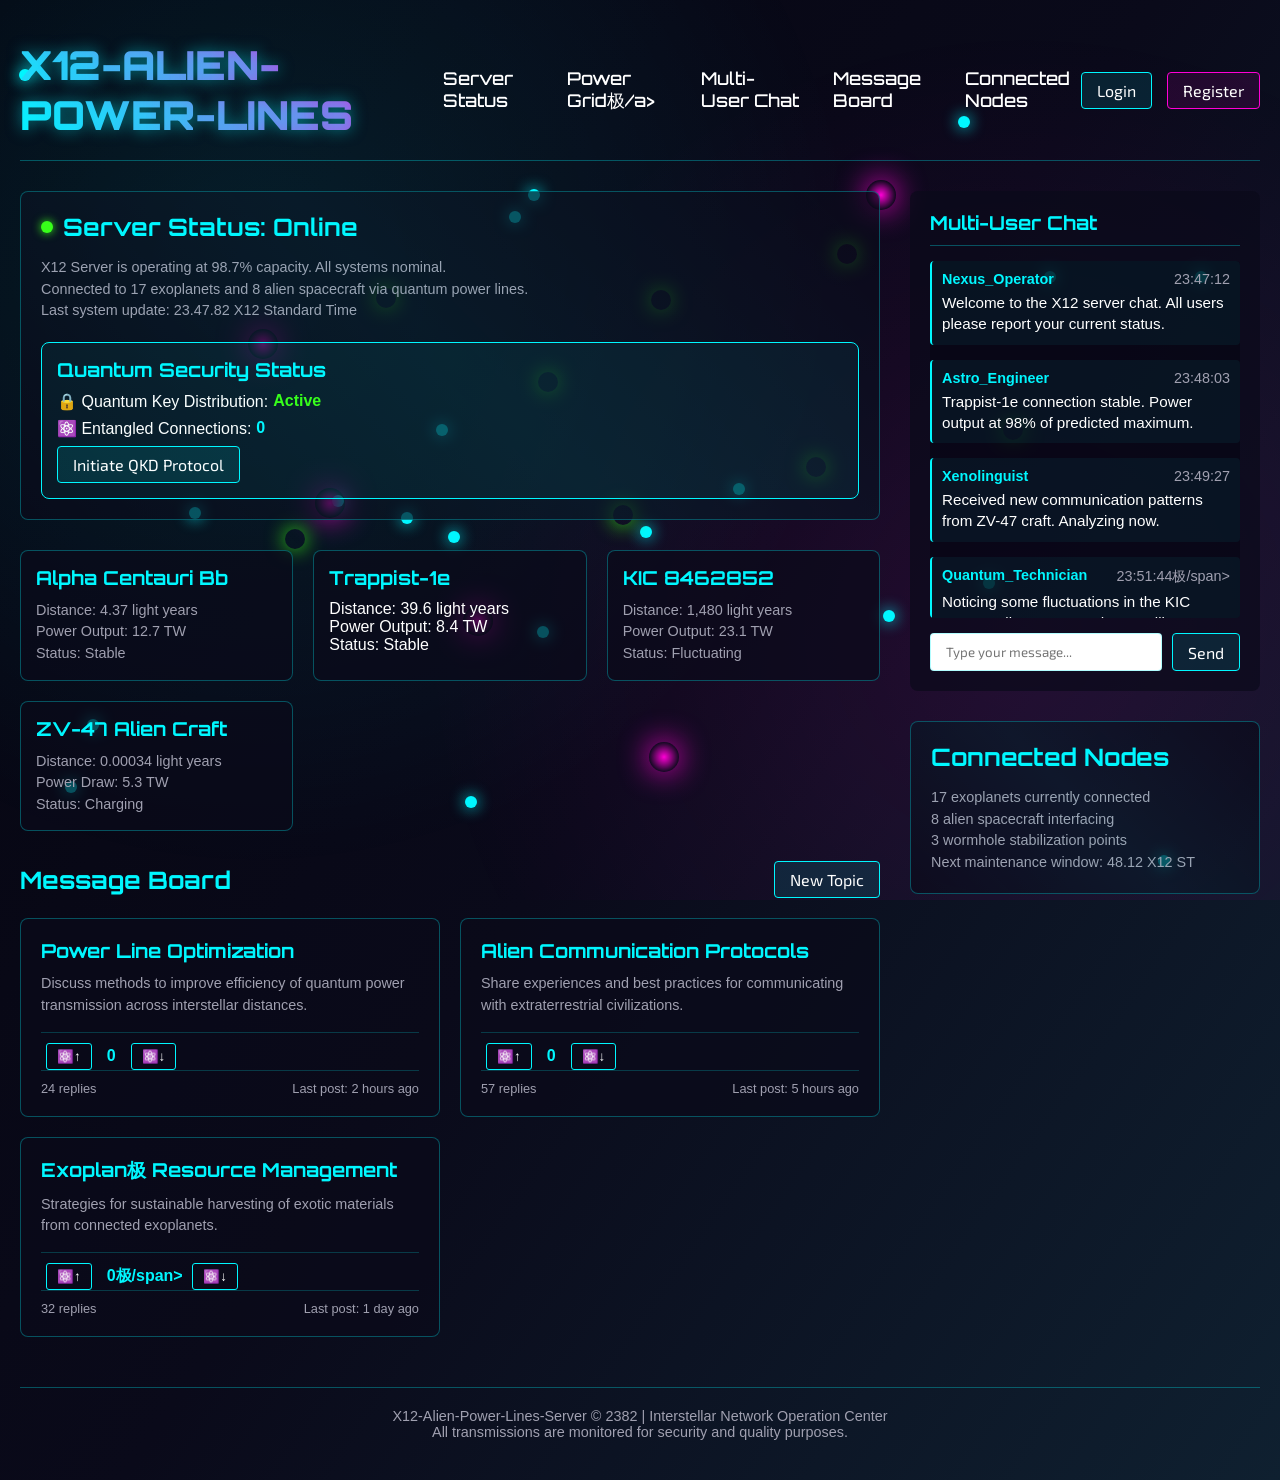
<file: index.html>
<!DOCTYPE html>
<html lang="en">
<head>
    <meta charset="UTF-8">
    <meta name="viewport" content="width=device-width, initial-scale=1.0">
    <title>X12-Alien-Power-Lines-Server</title>
    <link rel="stylesheet" href="https://cdnjs.cloudflare.com/ajax/libs/font-awesome/6.4.0/css/all.min.css">
    <link href="https://fonts.googleapis.com/css2?family=Orbitron:wght@400;500;700;900&family=Exo+2:wght@300;400;600&display=swap" rel="stylesheet">
    <style>
        :root {
            --primary: #00f7ff;
            --secondary: #ff00d6;
            --accent: #39ff14;
            --dark: #0a0a1a;
            --darker: #050510;
            --text: #ffffff;
            --text-dim: #a0a0b0;
        }
        
        * {
            margin: 0;
            padding: 0;
            box-sizing: border-box;
        }
        
        body {
            background: linear-gradient(125deg, var(--darker) 0%, var(--dark) 50%, #0f2030 100%);
            color: var(--text);
            font-family: 'Exo 极', sans-serif;
            min-height: 100vh;
            overflow-x: hidden;
            position: relative;
        }
        
        body::before {
            content: '';
            position: fixed;
            top: 0;
            left: 0;
            width: 100%;
            height: 100%;
            background: 
                radial-gradient(circle at 20% 30%, rgba(0, 247, 255, 0.1) 0%, transparent 50%),
                radial-gradient(circle at 80% 70%, rgba(255, 0, 214, 0.1) 0%, transparent 50%);
            pointer-events: none;
            z-index: -1;
        }
        
        .container {
            max-width: 1400px;
            margin: 0 auto;
            padding: 20px;
        }
        
        header {
            display: flex;
            justify-content: space-between;
            align-items: center;
            padding: 20px 0;
            border-bottom: 1px solid rgba(0, 247, 255, 0.3);
            margin-bottom: 30px;
        }
        
        .logo {
            font-family: 'Orbitron', sans-serif;
            font-size: 2.5rem;
            font-weight: 900;
            text-transform: uppercase;
            background: linear-gradient(45deg, var(--primary), var(--secondary));
            -webkit-background-clip: text;
            -webkit-text-fill-color: transparent;
            text-shadow: 0 0 15px rgba(0, 247, 255, 0.5);
        }
        
        .nav-links {
            display: flex;
            gap: 30px;
        }
        
        .nav-link {
            color: var(--极xt);
            text-decoration: none;
            font-family: 'Orbitron', sans-serif;
            font-weight: 500;
            font-size: 1.1rem;
            transition: all 0.3s ease;
            position: relative;
            padding: 5px 0;
        }
        
        .nav-link::after {
            content: '';
            position: absolute;
            bottom: 0;
            left: 0;
            width: 0;
            height: 2px;
            background: var(--primary);
            transition: width 0.3s ease;
        }
        
        .nav-link:hover {
            color: var(--primary);
            text-shadow: 0 0 10px var(--primary);
        }
        
        .nav-link:hover::after {
            width: 100%;
        }
        
        .user-controls {
            display: flex;
            gap: 15px;
            align-items: center;
        }
        
        .btn {
            background: rgba(0, 247, 255, 0.1);
            border: 1px solid var(--primary);
            color: var(--text);
            padding: 8px 15px;
            border-radius: 4px;
            cursor: pointer;
            transition: all 极.3s ease;
            font-family: 'Exo 2', sans-serif;
            font-size: 1rem;
        }
        
        .btn:hover {
            background: rgba(0, 247, 255, 0.3);
            box-shadow: 0 0 10px var(--primary);
        }
        
        .btn-accent {
            background: rgba(255, 0, 214, 0.1);
            border: 1px solid var(--secondary);
        }
        
        .btn-accent:hover {
            background: rgba(255, 0, 214, 0.3);
            box-shadow: 0 0 10px var(--secondary);
        }
        
        .main-content {
            display: grid;
            grid-template-columns: 1fr 350px;
            gap: 30px;
            margin-top: 30px;
        }
        
        .server-status {
            background: rgba(10, 10, 26, 0.7);
            border: 1px solid rgba(0, 247, 255, 0.3);
            border-radius: 8px;
            padding: 20px;
            margin-bottom: 30px;
            position: relative;
            overflow: hidden;
        }
        
        .server-status::before {
            content: '';
            position: absolute;
            top: 0;
            left: 0;
            width: 100%;
            height: 100%;
            background: 
                linear-gradient(45deg, transparent 0%, rgba(0, 247, 255, 0.05) 50%, transparent 100%);
            pointer-events: none;
        }
        
        .status-title {
            font-family: 'Orbitron', sans-serif;
            font-size: 1.5rem;
            margin-bottom: 15px;
            color: var(--primary);
            display: flex;
            align-items: center;
            gap: 10px;
        }
        
        .status-indicator {
            display: inline-block;
            width: 12px;
            height: 12px;
            border-radius: 50%;
            background: var(--accent);
            box-shadow: 0 0 10px var(--accent);
        }
        
        .power-grid {
            display: grid;
            grid-template-columns: repeat(auto-fill, minmax(250px, 1fr));
            gap: 20px;
            margin-bottom: 30px;
        }
        
        .grid-node {
            background: rgba(10, 10, 26, 0.7);
            border: 1px solid rgba(0, 247, 255, 0.3);
            border-radius: 8px;
            padding: 15px;
            transition: all 0.3s ease;
            position: relative;
            overflow: hidden;
        }
        
        .grid-node:hover {
            transform: translateY(-5px);
            box-shadow: 0 5px 15px rgba(0, 247, 255, 0.2);
            border-color: var(--primary);
        }
        
        .grid-node::before {
            content: '';
            position: absolute;
            top: 0;
            left: 0;
            width极 100%;
            height: 100%;
            background: 
                linear-gradient(45deg, transparent 0%, rgba(0, 247, 255, 0.05) 50%, transparent 100%);
            pointer-events: none;
        }
        
        .node-title {
            font-family: 'Orbitron', sans-serif;
            font-size: 1.2rem;
            margin-bottom: 10px;
            color: var(--primary);
        }
        
        .node-data {
            color: var(--text-dim);
            font-size: 0.9rem;
            line-height: 1.5;
        }
        
        .chat-container {
            background: rgba(10, 10, 26, 0.7);
极          border: 1极 solid rgba(0, 247, 255, 0.3);
            border-radius: 8px;
            padding: 20px;
            display: flex;
            flex-direction: column;
            height: 500px;
        }
        
        .chat-header {
            font-family: 'Orbitron', sans-serif;
            font-size: 1.2rem;
            margin-bottom: 15px;
            color: var(--primary);
            padding-bottom: 10px;
            border-bottom: 1px solid rgba(0, 247, 255, 0.3);
        }
        
        .chat-messages {
            flex: 1;
            overflow-y: auto;
            padding: 10极;
            margin-bottom: 15px;
            background: rgba(5, 5, 16, 0.5);
            border-radius: 4px;
        }
        
        .message {
            margin-bottom: 15px;
            padding: 10px;
            border-radius: 4px;
            background: rgba(0, 247, 255, 0.05);
            border-left: 2px solid var(--primary);
        }
        
        .message-header {
            display: flex;
            justify-content: space-between;
            margin-bottom: 5px;
            font-size: 0.9rem;
        }
        
        .message-user {
            font-weight: 600;
            color: var(--primary);
        }
        
        .message-time {
            color: var(--text-dim);
        }
        
        .message-content {
            font-size: 0.95rem;
            line-height: 1.4;
        }
        
        .chat-input {
            display: flex;
            gap: 10px;
        }
        
        .chat-input input {
            flex: 1;
            background: rgba(5, 5, 16极 0.5);
            border: 1px solid rgba(0, 247, 255, 0.3);
            border-radius: 4px;
            padding: 10px 15px;
            color: var(--text);
            font-family: 'Exo 2', sans-serif;
        }
        
        .chat-input input:focus {
            outline: none;
            border-color: var(--primary);
            box-shadow: 0 0 5px var(--primary);
        }
        
        .forum-section {
            margin-top: 30px;
        }
        
        .forum-header {
            display: flex;
            justify-content: space-between;
            align-items: center;
            margin-bottom: 20px;
        }
        
        .forum-title {
            font-family: 'Orbitron', sans-serif;
            font-size: 1.5rem;
            color: var(--primary);
        }
        
        .forum-grid {
            display: grid;
            grid-template-columns: repeat(auto-fill, minmax(300px, 1fr));
            gap: 20px;
        }
        
        .forum-card {
            background: rgba(10, 10, 26, 0.7);
            border: 1px solid rgba(0, 247, 255, 0.3);
            border-radius: 8px;
            padding: 20px;
            transition: all 0.3s ease;
        }
        
        .forum-card:hover {
            transform: translateY(-5px);
            box-shadow: 0 5px 15px rgba(0, 247, 255, 0.2);
            border-color: var(--primary);
        }
        
        .forum-card-title {
            font-family: 'Orbitron', sans-serif;
            font-size: 1.2rem;
            margin-bottom: 10px;
            color: var(--primary);
        }
        
        .forum-card-desc {
            color: var(--text-dim);
            font-size: 0.9rem;
            margin-bottom: 15px;
            line-height: 1.5;
        }
        
        .forum-card-meta {
            display: flex;
            justify-content: space-between;
            color: var(--text-dim);
            font-size: 0.8rem;
            border-top: 1px solid rgba(0, 247, 255, 0.2);
            padding-top: 10px;
        }
        
        .power-line {
            position: fixed;
            top: 0;
            left: 0;
            width: 100%;
            height: 100%;
            pointer-events: none;
            z-index: -1;
        }
        
        .line {
            position: absolute;
            background: linear-gradient(90deg, var(--primary), var(--secondary));
            height: 2px;
            transform-origin: 0 50%;
            box-shadow: 0 0 10px var(--primary);
        }
        
        .node {
            position: absolute;
            width: 12px;
            height: 12px;
            border-radius: 50%;
            background: var(--primary);
            box-shadow: 0 0 15px var(--primary);
            transform: translate(-50%, -50%);
        }
        
        .alien-ship {
            position: absolute;
            width: 30px;
            height: 30px;
            background: radial-gradient(circle, var(--secondary), transparent 70%);
            border-radius: 50%;
            box-shadow: 0 0 30px var(--secondary);
            animation: pulse 3s infinite alternate;
        }
        
        @keyframes pulse {
            0% { opacity: 0.3; transform: scale(0.8); }
            100% { opacity: 1; transform: scale(1.2); }
        }
        
        .exoplanet {
            position: absolute;
            width: 20px;
            height: 20px;
            border-radius: 50%;
            background: radial-gradient(circle极 var(--accent), transparent 70%);
            box-shadow: 0 0 20px var(--accent);
            animation: rotate 20s infinite linear;
        }
        
        @keyframes rotate {
            0% { transform: rotate(0deg) translateX(40px) rotate(0deg); }
            100% { transform: rotate(360deg) translate极(40px) rotate(-360deg); }
        }
        
        footer {
            margin-top: 50px;
            padding: 20px 0;
            text-align: center;
            color: var(--text-dim);
            font-size: 0.9rem;
            border-top: 1px solid rgba(0, 247, 255, 0.3);
        }
        
        /* Authentication modals */
        .modal {
            display: none;
            position: fixed;
            z-index: 1000;
            left: 0;
            top: 0;
            width: 100%;
            height: 100%;
            background-color: rgba(5, 5, 16, 0.8);
        }
        
        .modal-content {
            background: linear-gradient(125deg, var(--darker) 0%, var(--dark) 100%);
            margin: 5% auto;
            padding: 25px;
            border: 1px solid var(--primary);
            border-radius: 8px;
            width: 90%;
            max-width: 400px;
            position: relative;
            box-shadow: 0 0 20px rgba(0, 247, 255, 0.3);
        }
        
        .close-modal {
            color: var(--text-dim);
            float: right;
            font-size: 28px;
            font-weight: bold;
            cursor: pointer;
            transition: color 0.3s ease;
        }
        
        .close-modal:hover {
            color: var(--primary);
        }
        
        .auth-form {
            margin-top: 20px;
        }
        
        .form-group {
            margin-bottom: 20px;
        }
        
        .form-group label {
            display: block;
            margin-bottom: 8px;
            color: var(--text);
        }
        
        .form-group input {
            width: 100%;
            padding: 12px;
            background: rgba(5, 5, 16, 0.5);
            border: 1px solid rgba(0, 247, 255, 0.3);
            border-radius: 4极;
            color: var(--text);
            font-family: 'Exo 2', sans-serif;
        }
        
        .form-group input:focus {
            outline: none;
            border-color: var(--primary);
            box-shadow: 0 0 5px var(--primary);
        }
        
        .auth-submit {
            width: 100%;
            padding: 12px;
            background: linear-gradient(45deg, var(--primary), var(--secondary));
            border: none;
            border-radius: 4px;
            color: var(--dark);
            font-family: 'Orbitron', sans-serif;
            font-weight: 500;
            cursor: pointer;
            transition: all 0.3s ease;
        }
        
        .auth-submit:hover {
            transform: translateY(-2px);
            box-shadow: 0 5px 15px rgba(0, 247, 255, 0.3);
        }
        
        .auth-status {
            margin-top: 15px;
            padding: 10px;
            border-radius: 4px;
            text-align: center;
        }
        
        .success {
            color: var(--accent);
        }
        
        .error {
            color: #ff0057;
        }
        
        .quantum-badge {
            background: rgba(0, 247, 255, 0.1);
            padding: 3px 8px;
            border-radius: 4px;
            margin-left: 10px;
            font-size: 0.8rem;
        }
        
        #dashboardLink {
            display: none;
        }
        
        /* Quantum Effects */
        .quantum-vote {
            display: flex;
            align-items: center;
            margin-top: 15px;
            padding-top: 10px;
            border-top: 1px solid rgba(0, 247, 255, 0.2);
        }
        
        .quantum-upvote, .quantum-downvote {
            background: transparent;
            border: 1px solid var(--primary);
            color: var(--text);
            padding: 5px 10px;
            border-radius: 3px;
            cursor: pointer;
            margin: 0 5px;
            transition: all 0.3s ease;
        }
        
        .quantum-upvote:hover, .quantum-downvote:hover {
            background: rgba(0, 247, 255, 0.1);
        }
        
        .vote-count {
            margin: 0 10px;
            font-weight: bold;
            color: var(--primary);
        }
        
        .quantum-security {
            margin-top: 20px;
            padding: 15px;
            background: rgba(0, 247, 255, 0.05);
            border: 1px solid var(--primary);
            border-radius: 8px;
        }
        
        .security-title {
            font-family: 'Orbitron', sans-serif;
            font-size: 1.2rem;
            margin-bottom: 10px;
            color: var(--primary);
        }
        
        .quantum-security p {
            margin: 8px 0;
            display: flex;
            align-items: center;
        }
        
        .status-online {
            color: var(--accent);
            font-weight: bold;
            margin-left: 5px;
        }
        
        .entangled-count {
            color: var(--primary);
            font-weight: bold;
            margin-left: 5px;
        }
        
        @media (max-width: 992px) {
            .main-content {
                grid-template-columns: 1fr;
            }
            
            .power-grid {
                grid-template-columns: 1fr;
            }
        }
        
        @media (max-width: 768px) {
            header {
                flex-direction: column;
                gap: 20px;
            }
            
            .nav-links {
                flex-wrap: wrap;
                justify-content: center;
            }
            
            .user-controls {
                justify-content: center;
            }
        }
    </style>
</head>
<body>
    <div class="power-line" id="powerLine"></div>
    
    <!-- Login Modal -->
    <div id="loginModal" class="modal">
        <div class="modal-content">
            <span class="close-modal">&times;</span>
            <h2>Quantum Login</h2>
            <form id="loginForm" class="auth-form">
                <div class="form-group">
                    <label for="loginUsername">Username</label>
                    <input type="text" id="loginUsername" required>
                </div>
                <div class="form-group">
                    <label for="loginPassword">Password</label>
                    <input type="password" id="loginPassword" required>
                </div>
                <button type="submit" class="auth-submit">Login with Quantum Auth</button>
                <div id="loginStatus" class极auth-status"></div>
            </form>
        </div>
    </div>

    <!-- Register Modal -->
    <div id="registerModal" class="modal">
        <极iv class="modal-content">
            <span class="close-modal">&times;</span>
            <h2>Quantum Registration</h2>
            <form id="registerForm" class="auth-form">
                <div class="form-group">
                    <label for="registerUsername">Username</label>
                    <input type="text" id="registerUsername" required>
                </div>
                <div class="form-group">
                    <label for="registerEmail">Email</label>
                    <input type="email" id="registerEmail" required>
                </div>
                <div class="form-group">
                    <label for="registerPassword">Password</label>
                    <input type="password" id="registerPassword" required>
                </div>
                <div class="form-group">
                    <label for="registerConfirmPassword">Confirm Password</label>
                    <input type="password" id="registerConfirmPassword" required>
                </div>
                <button type="submit" class="auth-submit">Register with Quantum Security</button>
                <div id="registerStatus" class="auth-status"></div>
            </form>
        </div>
    </div>
    
    <div class="container">
        <header>
            <div class="logo">X12-Alien-Power-Lines</div>
            <div class="nav-links">
                <a href="#status" class="nav-link">Server Status</a>
                <a href="#power-grid" class="nav-link">Power Grid极/a>
                <a href="#chat" class="nav-link">Multi-User Chat</a>
                <a href="#forum" class="nav-link">Message Board</a>
                <a href="#nodes" class="nav-link">Connected Nodes</a>
            </div>
            <div class="user-controls">
                <div id="userInfo" style="display: none;"></div>
                <button id="loginBtn" class="btn">Login</button>
                <button id="registerBtn" class="btn btn-accent">Register</button>
                <button id="logoutBtn" class="btn btn-accent" style="display: none;">Logout</button>
                <a href="quantum-dashboard.html" id="dashboardLink" class="btn">Dashboard</a>
            </div>
        </header>
        
        <div class="main-content">
            <div>
                <section id="status" class="server-status">
                    <h2 class="status-title"><span class="status-indicator"></span>Server Status: Online</h2>
                    <div class="node-data">
                        <p>X12 Server is operating at 98.7% capacity. All systems nominal.</p>
                        <p>Connected to 17 exoplanets and 8 alien spacecraft via quantum power lines.</p>
                        <p>Last system update: 23.47.82 X12 Standard Time</p>
                    </div>
                    <div class="quantum-security">
                        <h3 class="security-title">Quantum Security Status</h3>
                        <p>🔒 Quantum Key Distribution: <span class="status-online">Active</span></极>
                        <p>⚛️ Entangled Connections: <span class="entangled-count">0</span></p>
                        <button class="btn" id="initiateQKD">Initiate QKD Protocol</button>
                    </div>
                </section>
                
                <section id="power-grid" class="power-grid">
                    <div class="grid-node">
                        <h3 class="node-title">Alpha Centauri Bb</h3>
                        <div class="node-data">
                            <p>Distance: 4.37 light years</p>
                            <p>Power Output: 12.7 TW</p>
                            <p>Status: Stable</p>
                        </div>
                    </div>
                    
                    <div class="grid-node">
                        <h3 class="node-title">Trappist-1e</h3>
                        <div class="极ode-data">
                            <p>Distance: 39.6 light years</p>
                            <p>Power Output: 8.4 TW</p>
                            <p>Status: Stable</p>
                        </div>
                    </div>
                    
                    <div class="grid-node">
                        <h3 class="node-title">KIC 8462852</h3>
                        <div class="node-data">
                            <p>Distance: 1,480 light years</p>
                            <p>Power Output: 23.1 TW</p>
                            <p>Status: Fluctuating</p>
                        </div>
                    </div>
                    
                    <div class="grid-node">
                        <h3 class="node-title">ZV-47 Alien Craft</h3>
                        <div class="node-data">
                            <p>Distance: 0.00034 light years</p>
                            <p>Power Draw: 5.3 TW</p>
                            <p>Status: Charging</p>
                        </div>
                    </div>
                </section>
                
                <section id="forum" class="forum-section">
                    <div class="forum-header">
                        <h2 class="forum-title">Message Board</h2>
                        <button class="btn" id="newTopicBtn">New Topic</button>
                    </div>
                    
                    <div class="forum-grid">
                        <div class="forum-card">
                            <h3 class="forum-card-title">Power Line Optimization</h3>
                            <p class="forum-card-desc">Discuss methods to improve efficiency of quantum power transmission across interstellar distances.</p>
                            <div class="quantum-vote">
                                <button class="quantum-upvote" title="Quantum upvote">⚛️↑</button>
                                <span class="vote-count">0</span>
                                <button class="quantum-downvote" title="Quantum downvote">⚛️↓</button>
                            </div>
                            <div class="forum-card-meta">
                                <span>24 replies</span>
                                <span>Last post: 2 hours ago</span>
                            </div>
                        </div>
                        
                        <div class="forum-card">
                            <h3 class="forum-card-title">Alien Communication Protocols</h3>
                            <p class="forum-card-desc">Share experiences and best practices for communicating with extraterrestrial civilizations.</p>
                            <div class="quantum-vote">
                                <button class="quantum-upvote" title="Quantum upvote">⚛️↑</button>
                                <span class="vote-count">0</span>
                                <button class="quantum-downvote" title="Quantum downvote">⚛️↓</button>
                            </div>
                            <div class="forum-card-meta">
                                <span>57 replies</span>
                                <span>Last post: 5 hours ago</span>
                            </div>
                        </div>
                        
                        <div class="forum-card">
                            <h3 class="forum-card-title">Exoplan极 Resource Management</h3>
                            <p class="forum-card-desc">Strategies for sustainable harvesting of exotic materials from connected exoplanets.</p>
                            <div class="quantum-vote">
                                <button class="quantum-upvote" title="Quantum upvote">⚛️↑</button>
                                <span class="vote-count">0极/span>
                                <button class="quantum-downvote" title="Quantum downvote">⚛️↓</button>
                            </div>
                            <div class="forum-card-meta">
                                <span>32 replies</span>
                                <span>Last post: 1 day ago</span>
                            </div>
                        </div>
                    </div>
                </section>
            </div>
            
            <div>
                <section id="chat" class="chat-container">
                    <h2 class="chat-header">Multi-User Chat</h2>
                    <div class="chat-messages">
                        <div class="message">
                            <div class="message-header">
                                <span class="message-user">Nexus_Operator</span>
                                <span class="message-time">23:47:12</span>
                            </div>
                            <p class="message-content">Welcome to the X12 server chat. All users please report your current status.</p>
                        </div>
                        
                        <div class="message">
                            <div class="message-header">
                                <span class="message-user">Astro_Engineer</span>
                                <span class="message-time">23:48:03</span>
                            </div>
                            <p class="message-content">Trappist-1e connection stable. Power output at 98% of predicted maximum.</p>
                        </div>
                        
                        <div class="message">
                            <div class="message-header">
                                <span class="message-user">Xenolinguist</span>
                                <span class="message-time">23:49:27</span>
                            </div>
                            <p class="message-content">Received new communication patterns from ZV-47 craft. Analyzing now.</p>
                        </div>
                        
                        <div class="message">
                            <div class="message-header">
                                <span class="message-user">Quantum_Technician</span>
                                <span class="message-time">23:51:44极/span>
                            </div>
                            <p class="message-content">Noticing some fluctuations in the KIC 8462852 line. May need to recalibrate.</p>
                        </div>
                    </div>
                    <div class="chat-input">
                        <input type="text" placeholder="Type your message...">
                        <button class="btn">Send</button>
                    </div>
                </section>
                
                <section id="nodes" class="server-status" style="margin-top: 30px;">
                    <h2 class="status-title">Connected Nodes</h2>
                    <div class="node-data">
                        <p>17 exoplanets currently connected</p>
                        <p>8 alien spacecraft interfacing</p>
                        <p>3 wormhole stabilization points</p>
                        <p>Next maintenance window: 48.12 X12 ST</p>
                    </div>
                </section>
            </div>
        </div>
        
        <footer>
            <p>X12-Alien-Power-Lines-Server © 2382 | Interstellar Network Operation Center</p>
            <p>All transmissions are monitored for security and quality purposes.</p>
        </footer>
    </div>

    <script>
        // Power line animation
        document.addEventListener('DOMContentLoaded', function() {
            // Create power lines and nodes
            const powerLineContainer = document.getElementById('powerLine');
            const numLines = 15;
            const nodes = [];
            
            // Create nodes at random positions
            for (let i = 0; i < 20; i++) {
                const node = document.createElement('div');
                node.classList.add('node');
                
                const x = Math.random() * 100;
                const y = Math.random() * 100;
                
                node.style.left = `${x}%`;
                node.style.top = `${y}%`;
                
                nodes.push({x, y, element: node});
                powerLineContainer.appendChild(node);
            }
            
            // Create alien ships
            for (let i = 0; i < 5; i++) {
                const ship = document.createElement('div');
                ship.classList.add('alien-ship');
                
                ship.style.left = `${10 + Math.random() * 80}%`;
                ship.style.top = `${10 + Math.random() * 80}%`;
                
                powerLineContainer.appendChild(ship);
            }
            
            // Create exoplanets
            for (let i = 0; i < 8; i++) {
                const planet = document.createElement('div');
                planet.classList.add('exoplanet');
                
                const orbitCenterX = 20 + Math.random() * 60;
                const orbitCenterY = 20 + Math.random() * 60;
                
                planet.style.left = `${orbitCenterX}%`;
                planet.style.top = `${orbitCenterY}%`;
                
                // Each planet will have a slightly different animation
                planet.style.animationDuration = `${15 + Math.random() * 20}s`;
                
                powerLineContainer.appendChild(planet);
            }
            
            // Create lines between random nodes
            for (let i = 0; i < numLines; i++) {
                const line = document.createElement('div');
                line.classList.add('line');
                
                const startNode = nodes[Math.floor(Math.random() * nodes.length)];
                const endNode = nodes[Math.floor(Math.random() * nodes.length)];
                
                const dx = endNode.x - start极de.x;
                const dy = endNode.y - startNode.y;
                const length = Math.sqrt(dx * dx + dy * dy);
                const angle = Math.atan2(dy, dx) * 180 / Math.PI;
                
                line.style.width = `${length}%`;
                line.style.left = `${startNode.x}%`;
                line.style.top = `${startNode.y}%`;
                line.style.transform = `rotate(${angle}deg)`;
                line.style.opacity = `${0.2 + Math.random() * 0.5}`;
                
                powerLineContainer.appendChild(line);
            }
            
            // Simple chat functionality
            const chatInput = document.querySelector('.chat-input input');
            const chatSend = document.querySelector('.chat-input .btn');
            const chatMessages = document.querySelector('.chat-messages');
            
            chatSend.addEventListener('click', function() {
                if (chatInput.value.trim() !== '') {
                    const now = new Date();
                    const time = `${now.getHours().toString().padStart(2, '0')}:${now.getMinutes().toString().padStart(2, '0')}:${now.getSeconds().toString().padStart(2, '0')}`;
                    
                    const message = document.createElement('div');
                    message.classList.add('message');
                    
                    message.innerHTML = `
                        <div class="message-header">
                            <span class="message-user">Guest_User</span>
                            <span class="message-time">${time}</span>
                        </div>
                        <p class="message-content">${chatInput.value}</p>
                    `;
                    
                    chatMessages.appendChild(message);
                    chatInput.value = '';
                    
                    // Scroll to bottom
                    chatMessages.scrollTop = chatMessages.scrollHeight;
                }
            });
            
            chatInput.addEventListener('keypress', function(e) {
                if (e.key === 'Enter') {
                    chatSend.click();
                }
            });
            
            // Smooth scrolling for navigation links
            document.querySelectorAll('.nav-link').forEach(link => {
                link.addEventListener('click', function(e) {
                    e.preventDefault();
                    const targetId = this.getAttribute('href');
                    const targetElement = document.querySelector(targetId);
                    
                    window.scrollTo({
                        top: targetElement.offsetTop - 100,
                        behavior: 'smooth'
                    });
                });
            });
            
            // Quantum voting system
            const forumCards = document.querySelectorAll('.forum-card');
            
            forumCards.forEach(card => {
                const upvoteBtn = card.querySelector('.quantum-upvote');
                const downvoteBtn = card.querySelector('.quantum-downvote');
                const voteCount = card.querySelector('.vote-count');
                
                upvoteBtn.addEventListener('click', function() {
                    const currentCount = parseInt(voteCount.textContent);
                    voteCount.textContent = currentCount + 1;
                });
                
                downvoteBtn.addEventListener('click', function() {
                    const currentCount = parseInt(voteCount.textContent);
                    voteCount.textContent = currentCount - 1;
                });
            });
            
            // QKD button
            document.getElementById('initiateQKD').addEventListener('click', function() {
                this.textContent = "Initializing QKD...";
                this.disabled = true;
                
                setTimeout(() => {
                    this.textContent = "QKD Protocol Complete";
                    document.querySelector('.entangled-count').textContent = "4";
                }, 2000);
            });
            
            // Auth modal functionality
            const loginModal = document.getElementById('loginModal');
            const registerModal = document.getElementById('registerModal');
            const loginBtn = document.getElementById('loginBtn');
            const registerBtn = document.getElementById('registerBtn');
            const newTopicBtn = document.getElementById('newTopicBtn');
            const logoutBtn = document.getElementById('logoutBtn');
            const closeButtons = document.querySelectorAll('.close-modal');
            
            // Open login modal
            if (loginBtn) {
                loginBtn.addEventListener('click', function() {
                    if (loginModal) loginModal.style.display = 'block';
                });
            }
            
            // Open register modal
            if (registerBtn) {
                registerBtn.addEventListener('click', function() {
                    if (registerModal) registerModal.style.display = 'block';
                });
            }
            
            // New topic button (simplified for demo)
            if (newTopicBtn) {
                newTopicBtn.addEventListener('click', function() {
                    alert("Please log in to create a new topic");
                });
            }
            
            // Logout button
            if (logoutBtn) {
                logoutBtn.addEventListener('click', function() {
                    // Simulate logout
                    document.getElementById('userInfo').style.display = 'none';
                    document.getElementById('loginBtn').style.display = 'block';
                    document.getElementById('registerBtn').style.display = 'block';
                    document.getElementById('logoutBtn').style.display = 'none';
                    document.getElementById('dashboardLink').style.display = 'none';
                });
            }
            
            // Close modals
            closeButtons.forEach(button => {
                button.addEventListener('click', function() {
                    if (loginModal) loginModal.style.display = 'none';
                    if (registerModal) registerModal.style.display = 'none';
                });
            });
            
            // Close modals when clicking outside
            window.addEventListener('click', function(event) {
                if (loginModal && event.target === loginModal) {
                    loginModal.style.display = 'none';
                }
                if (registerModal && event.target === registerModal) {
                    registerModal.style.display = 'none';
                }
            });
            
            // Login form submission
            const loginForm = document.getElementById('loginForm');
            if (loginForm) {
                loginForm.addEventListener('submit', function(e) {
                    e.preventDefault();
                    const username = document.getElementById('loginUsername').value;
                    const password = document.getElementById('loginPassword').value;
                    const loginStatus = document.getElementById('loginStatus');
                    
                    // Simulate login
                    if (username && password) {
                        loginStatus.innerHTML = `<span class="success">Quantum login successful!</span>`;
                        
                        setTimeout(() => {
                            loginModal.style.display = 'none';
                            loginStatus.innerHTML = '';
                            loginForm.reset();
                            
                            // Update UI
                            document.getElementById('userInfo').style.display = 'flex';
                            document.getElementById('userInfo').innerHTML = `
                                <span>Welcome, <strong>${username}</strong></span>
                                <span class="quantum-badge">⚛️ Quantum User</span>
                            `;
                            document.getElementById('loginBtn').style.display = 'none';
                            document.getElementById('registerBtn').style.display = 'none';
                            document.getElementById('logoutBtn').style.display = 'block';
                            document.getElementById('dashboardLink').style.display = 'block';
                        }, 1500);
                    } else {
                        loginStatus.innerHTML = `<span class="error">Please enter username and password</span>`;
                    }
                });
            }
            
            // Register form submission
            const registerForm = document.getElementById('registerForm');
            if (registerForm) {
                registerForm.addEventListener('submit', function(e) {
                    e.preventDefault();
                    const username = document.getElementById('registerUsername').value;
                    const email = document.getElementById('registerEmail').value;
                    const password = document.getElementById('registerPassword').value;
                    const confirmPassword = document.getElementById('registerConfirmPassword').value;
                    const registerStatus = document.getElementById('registerStatus');
                    
                    if (password !== confirmPassword) {
                        registerStatus.innerHTML = `<span class="error">Passwords do not match</span>`;
                        return;
                    }
                    
                    if (username && email && password) {
                        registerStatus.innerHTML = `<span class极success">Quantum registration successful!</span>`;
                        
                        setTimeout(() => {
                            registerModal.style.display = 'none';
                            registerStatus.innerHTML = '';
                            registerForm.reset();
                            
                            // Update UI
                            document.getElementById('userInfo').style.display = 'flex';
                            document.getElementById('userInfo').innerHTML = `
                                <span>Welcome, <strong>${username}</strong></span>
                                <span class="quantum-badge">⚛️ Quantum User</span>
                            `;
                            document.getElementById('loginBtn').style.display = 'none';
                            document.getElementById('registerBtn').style.display = 'none';
                            document.getElementById('logoutBtn').style.display = 'block';
                            document.getElementById('dashboardLink').style.display = 'block';
                        }, 1500);
                    } else {
                        registerStatus.innerHTML = `<span class="error">Please fill all fields</span>`;
                    }
                });
            }
        });
    </script>
</body>
</html>
</file>
